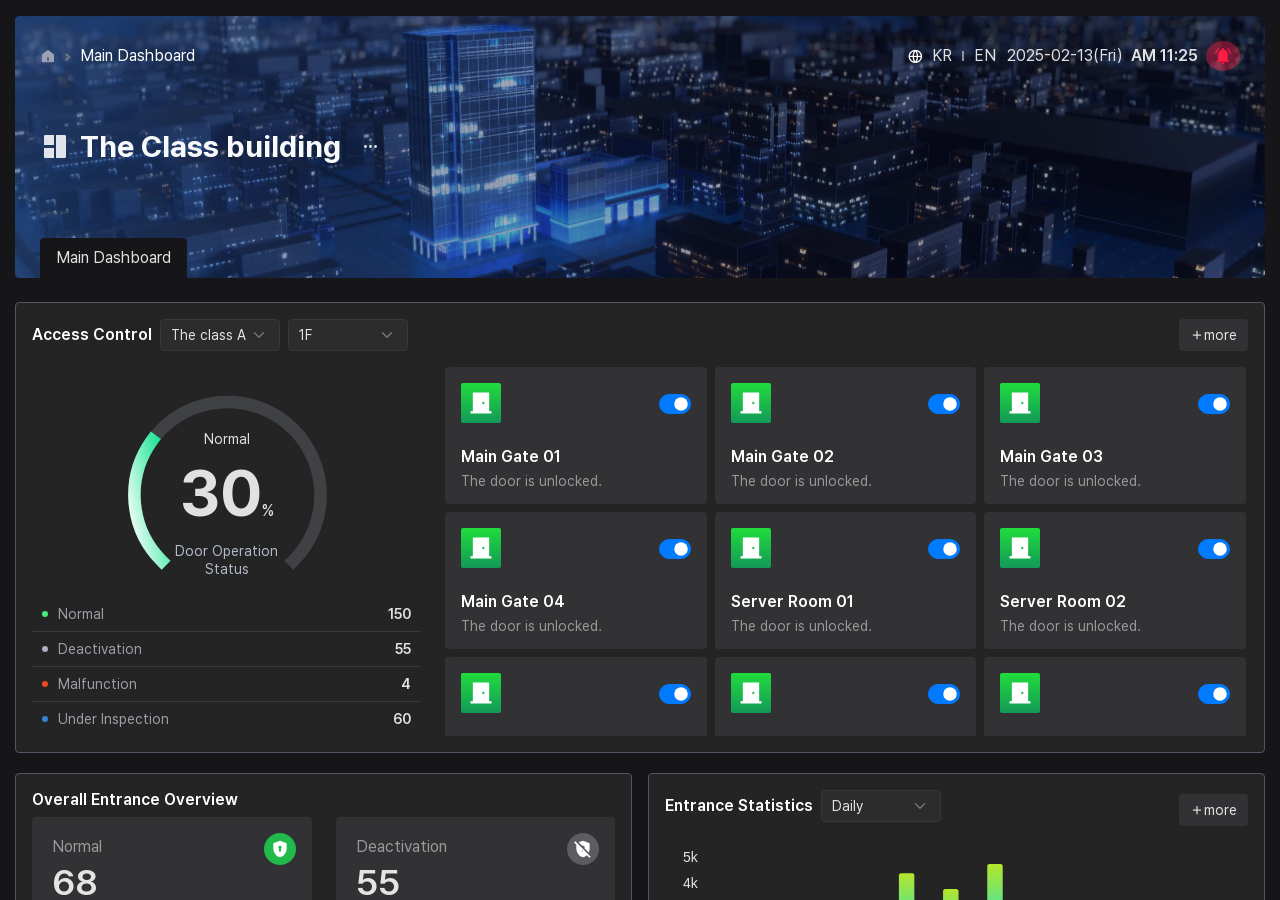
<file: index.html>
<!DOCTYPE html>
<html lang="en">
  <!-- [Head] start -->

  <head>
    <title>SENTINEL X</title>
    <!-- [Meta] -->
    <meta charset="utf-8" />
    <meta name="viewport" content="width=device-width, initial-scale=1.0, user-scalable=0, minimal-ui" />
    <meta http-equiv="X-UA-Compatible" content="IE=edge" />
    <meta name="description" content="SENTINEL X" />
    <meta name="keywords" content="SENTINEL X" />
    <meta name="author" content="CodedThemes" />

    <link href="css/plugins/bootstrap.min.css" rel="stylesheet" />
    <!-- [Favicon] icon -->
    <link rel="icon" href="images/favicon.svg" type="image/x-icon" />
    <!-- [Google Font] Family -->
    <link rel="stylesheet" href="https://fonts.googleapis.com/css2?family=Public+Sans:wght@300;400;500;600;700&display=swap" id="main-font-link" />
    <!-- [Material Icons] https://fonts.google.com/icons -->
    <link rel="stylesheet" href="fonts/material.css" />
    <!-- [remix Icon] -->
    <link rel="stylesheet" href="fonts/remixicon/remixicon.css" />
    <!-- [swiper slider] -->
    <link rel="stylesheet" href="css/plugins/swiper-bundle.min.css" />
    <!-- [Template CSS Files] -->
    <link rel="stylesheet" href="css/style.css" id="main-style-link" />
    <link rel="stylesheet" href="css/style-preset.css" />
    <!-- custom theme-1 -->
    <link rel="stylesheet" href="css/style-custom.css" />
  </head>
  <!-- [Head] end -->
  <!-- [Body] Start -->

  <body data-pc-preset="theme-1" data-pc-direction="ltr" data-pc-theme="dark">
    <div id="wrapper">
      <!-- [sidebar] -->
      <nav class="pc-sidebar includeJs" data-include-html="include/sidebar.html"></nav>
      <!-- //sidebar -->

      <!-- [content]  -->
      <main id="contents" class="container">
        <div class="row pt-3">
          <div class="col p-0">
            <div class="card main-visual rounded-2 overflow-hidden position-relative">
              <div class="includeJs card-body" data-include-html="include/header.html"></div>
            </div>
            <!-- //main-visual -->
            <div class="row">
              <div class="tab-content col" id="myTabContent">
                <div class="tab-pane fade show active" id="tab-menu-pane-1" role="tabpanel" aria-labelledby="tab-menu-1" tabindex="0">
                  <!-- [메인 대시보드 시작] -->

                  <div class="con-wrap row" id="main-dashboard">
                    <div class="col-xxl-8 col-xl-12">
                      <div class="card p-3">
                        <div class="tit-wrap d-flex align-items-center gap-2 mb-3">
                          <h5 class="text-white mb-0" data-i18n="doorControl">출입문 제어</h5>
                          <select class="form-select w-25 btn-md" aria-label="Default select example">
                            <option selected data-i18n="The class A">더클래스 a동</option>
                            <option value="1" data-i18n="B">B동</option>
                            <option value="2" data-i18n="C">C동</option>
                            <option value="3" data-i18n="D">D동</option>
                          </select>
                          <select class="form-select w-25 btn-md" aria-label="Default select example">
                            <option selected data-i18n="1F">1층</option>
                            <option value="4" data-i18n="2F">2층</option>
                            <option value="5" data-i18n="3F">3층</option>
                            <option value="6" data-i18n="4F">4층</option>
                          </select>
                          <button class="btn add-fill ms-auto btn-md btn-gray" type="button" data-i18n="more">더보기</button>
                        </div>
                        <div class="row">
                          <div class="gauge-chart col-4">
                            <div class="chart-wrap position-relative">
                              <div id="chart1"></div>
                              <div class="chart-custom-label text-center">
                                <p class="status" data-i18n="normalOperation">정상 작동중</p>
                                <p class="value">78<span>%</span></p>
                                <p class="description" data-i18n="operationStatus">출입문 운영상태</p>
                              </div>
                            </div>
                            <!-- //chart-wrap -->
                            <ul class="list-group chart-list list-group-flush">
                              <li class="list-group-item">
                                <span class="status-icon" data-i18n="normalOperation">정상 작동</span>
                                <span><b>150</b></span>
                              </li>
                              <li class="list-group-item">
                                <span class="status-icon" data-i18n="deactivation">비활성화</span>
                                <span><b>55</b></span>
                              </li>
                              <li class="list-group-item">
                                <span class="status-icon" data-i18n="malfunction">기능 고장</span>
                                <span><b>4</b></span>
                              </li>
                              <li class="list-group-item">
                                <span class="status-icon" data-i18n="underInspection">점검중</span>
                                <span><b>60</b></span>
                              </li>
                            </ul>
                          </div>
                          <div class="col-md-8 main-board">
                            <div class="con-wrap row gap-2 mx-0">
                              <!-- loop -->
                              <div class="item col">
                                <div class="form-switch d-flex justify-content-between align-items-center flex-row-reverse p-0">
                                  <input class="form-check-input" type="checkbox" checked />
                                  <i class="i-door"></i>
                                </div>
                                <h5 class="mt-2 text-white pt-3" data-i18n="gate1">메인 정문 01</h5>
                                <p class="text-status text-white-50 mb-0">출입문이 잠겨있습니다.</p>
                              </div>
                              <!-- //loop -->
                              <div class="item col">
                                <div class="form-switch d-flex justify-content-between align-items-center flex-row-reverse p-0">
                                  <input class="form-check-input" type="checkbox" checked />
                                  <i class="i-door"></i>
                                </div>
                                <h5 class="mt-2 text-white pt-3" data-i18n="gate2">메인 정문 02</h5>
                                <p class="text-status text-white-50 mb-0">출입문이 잠겨있습니다.</p>
                              </div>
                              <div class="item col">
                                <div class="form-switch d-flex justify-content-between align-items-center flex-row-reverse p-0">
                                  <input class="form-check-input" type="checkbox" checked />
                                  <i class="i-door"></i>
                                </div>
                                <h5 class="mt-2 text-white pt-3" data-i18n="gate3">메인 후문 01</h5>
                                <p class="text-status text-white-50 mb-0">출입문이 잠겨있습니다.</p>
                              </div>
                              <div class="item col">
                                <div class="form-switch d-flex justify-content-between align-items-center flex-row-reverse p-0">
                                  <input class="form-check-input" type="checkbox" checked />
                                  <i class="i-door"></i>
                                </div>
                                <h5 class="mt-2 text-white pt-3" data-i18n="gate4">메인 후문 02</h5>
                                <p class="text-status text-white-50 mb-0">출입문이 잠겨있습니다.</p>
                              </div>
                              <div class="item col">
                                <div class="form-switch d-flex justify-content-between align-items-center flex-row-reverse p-0">
                                  <input class="form-check-input" type="checkbox" checked />
                                  <i class="i-door"></i>
                                </div>
                                <h5 class="mt-2 text-white pt-3" data-i18n="sr1">서버실 01</h5>
                                <p class="text-status text-white-50 mb-0">출입문이 잠겨있습니다.</p>
                              </div>
                              <div class="item col">
                                <div class="form-switch d-flex justify-content-between align-items-center flex-row-reverse p-0">
                                  <input class="form-check-input" type="checkbox" checked />
                                  <i class="i-door"></i>
                                </div>
                                <h5 class="mt-2 text-white pt-3" data-i18n="sr2">서버실 02</h5>
                                <p class="text-status text-white-50 mb-0">출입문이 잠겨있습니다.</p>
                              </div>
                              <div class="item col">
                                <div class="form-switch d-flex justify-content-between align-items-center flex-row-reverse p-0">
                                  <input class="form-check-input" type="checkbox" checked />
                                  <i class="i-door"></i>
                                </div>
                                <h5 class="mt-2 text-white pt-3" data-i18n="ser">보안실</h5>
                                <p class="text-status text-white-50 mb-0">출입문이 잠겨있습니다.</p>
                              </div>
                              <div class="item col">
                                <div class="form-switch d-flex justify-content-between align-items-center flex-row-reverse p-0">
                                  <input class="form-check-input" type="checkbox" checked />
                                  <i class="i-door"></i>
                                </div>
                                <h5 class="mt-2 text-white pt-3" data-i18n="mtr1">회의실</h5>
                                <p class="text-status text-white-50 mb-0">출입문이 잠겨있습니다.</p>
                              </div>
                              <div class="item col">
                                <div class="form-switch d-flex justify-content-between align-items-center flex-row-reverse p-0">
                                  <input class="form-check-input" type="checkbox" checked />
                                  <i class="i-door"></i>
                                </div>
                                <h5 class="mt-2 text-white pt-3" data-i18n="mtr2">회의실01</h5>
                                <p class="text-status text-white-50 mb-0">출입문이 잠겨있습니다.</p>
                              </div>
                              <div class="item col">
                                <div class="form-switch d-flex justify-content-between align-items-center flex-row-reverse p-0">
                                  <input class="form-check-input" type="checkbox" checked />
                                  <i class="i-door"></i>
                                </div>
                                <h5 class="mt-2 text-white pt-3" data-i18n="mtr3">회의실 02</h5>
                                <p class="text-status text-white-50 mb-0">출입문이 잠겨있습니다.</p>
                              </div>

                              <!-- //loop -->
                            </div>
                          </div>
                          <!-- //door-container -->
                        </div>
                      </div>
                      <!-- //출입문 제어-->
                      <div class="status-wrap d-flex gap-3 flex-wrap">
                        <div class="card col p-3 mb-0">
                          <h5 class="text-white mb-2" data-i18n="overallEntrance">전체 출입문 개요</h5>
                          <div class="row door-overview">
                            <div class="col-xxl-6 col-md-6 col-sm-12">
                              <div class="card">
                                <div class="card-body">
                                  <h5 class="card-title text-white-50 fw-normal" data-i18n="normalOperation">정상작동</h5>
                                  <p class="card-text"><strong class="counter" data-target="150">150</strong></p>
                                </div>
                              </div>
                            </div>
                            <div class="col-xxl-6 col-md-6 col-sm-12">
                              <div class="card">
                                <div class="card-body">
                                  <h5 class="card-title text-white-50 fw-normal" data-i18n="deactivation">비활성화</h5>
                                  <p class="card-text"><strong class="counter" data-target="55">55</strong></p>
                                </div>
                              </div>
                            </div>
                            <div class="col-xxl-6 col-md-6 col-sm-12">
                              <div class="card mb-0">
                                <div class="card-body">
                                  <h5 class="card-title text-white-50 fw-normal" data-i18n="malfunction">기능 고장</h5>
                                  <p class="card-text"><strong class="counter" data-target="4">4</strong></p>
                                </div>
                              </div>
                            </div>
                            <div class="col-xxl-6 col-md-6 col-sm-12">
                              <div class="card mb-0">
                                <div class="card-body">
                                  <h5 class="card-title text-white-50 fw-normal" data-i18n="underInspection">점검중</h5>
                                  <p class="card-text"><strong class="counter" data-target="60">60</strong></p>
                                </div>
                              </div>
                            </div>
                          </div>
                        </div>
                        <!-- //출입문 개요 -->
                        <div class="card col p-3 mb-0 door-statis">
                          <div class="card-body d-flex justify-content-between align-items-center p-0">
                            <div class="d-flex gap-2 align-items-center mb-2">
                              <h5 class="text-white mb-0" data-i18n="entranceStatistics">출입문 통계</h5>
                              <select class="form-select w-100 btn-md" aria-label="Default select example">
                                <option selected data-i18n="daily">일일</option>
                                <option value="1" data-i18n="weekly">주간</option>
                                <option value="2" data-i18n="monthly">월간</option>
                                <option value="3" data-i18n="yearly">연간</option>
                              </select>
                            </div>
                            <button class="btn add-fill ms-auto btn-md btn-gray" type="button" data-i18n="more">더보기</button>
                          </div>
                          <div id="chart2"></div>
                        </div>
                        <!-- //출입문 통계 -->
                      </div>
                    </div>
                    <!-- [출입문 관리] -->
                    <div class="recent-wrap col-xxl-4 col-xl-12">
                      <div class="card p-3 mb-0">
                        <div class="d-flex justify-content-between align-items-center">
                          <h5 class="text-white mb-2" data-i18n="recentEntry">최근 출입 기록</h5>
                          <div class="d-flex align-items-center gap-2">
                            <button type="button" class="btn btn-gray btn-md"><i class="ri-reset-left-fill"></i></button>
                            <button class="btn add-fill ms-auto btn-md btn-gray" type="button" data-i18n="more">더보기</button>
                          </div>
                        </div>
                        <!-- 리스트 -->
                        <!-- // 250306  list group안에 <h5>태그 <p>태그로 변경, .text-body font-style 추가, 폰트 길이 테스트 및 마진 수정 -->
                        <div class="log-wrap">
                          <!-- [리스트 시작 :: 출입기록이 없을때 - 필요할때 사용] -->
                          <!-- <div class="list-none text-center position-absolute top-50 start-50 translate-middle">
                            <i class="d-block mb-3"><img src="/images/customization/i-log-door.svg" alt="출입기록 아이콘"></i>
                            <h4 class="text-white" data-i18n="accessRecords">출입 기록이 없습니다.</h4>
                            <p class="text-white-50 lh-base" data-i18n="accessRecords2">출입 이력이 없습니다.<br> 출입시스템이 정상적으로 작동하는지 확인하세요.</p>
                          </div> -->
                          <!-- [리스트 시작 :: 출입기록이 있을때] -->
                          <ul class="list-group log-list mt-3 position-relative">
                            <!-- [정상 출입] -->
                            <li class="list-group-item rounded-2">
                              <a href="#" class="rounded text-body">
                                <div class="flex-between-center">
                                  <p class="tit" data-i18n="recordSample">A동 1층 메인 정문 01</p>
                                  <span class="profile text-muted text-white-50 d-flex gap-2 fs-5" data-i18n="recordName">배경구</span>
                                </div>
                              </a>
                            </li>
                            <!-- [오류 발생 지문 인식 오류] -->
                            <li class="list-group-item rounded-2 error">
                              <a href="#" class="rounded text-body">
                                <div class="flex-between-center mb-2">
                                  <p class="tit" data-i18n="recordSample">A동 1층 메인 정문 01</p>
                                  <span class="time text-muted">14:03:23</span>
                                </div>
                                <div class="d-flex gap-2">
                                  <i class="ri-fingerprint-line"></i>
                                  <p class="error-txt" data-i18n="logerrorSample">지문 인식 오류</p>
                                </div>
                                <div class="flex-between-center">
                                  <span class="profile fs-5 d-flex gap-2" data-i18n="recordName">배경구</span>
                                  <span class="department text-white-50" data-i18n="recordManage">경영지원본부 / 인사팀 / 과장</span>
                                </div>
                              </a>
                            </li>
                            <!-- [오류 아이콘 - 인가되지 않은 사용자 ] -->
                            <li class="list-group-item rounded-2 error">
                              <a href="#" class="rounded text-body">
                                <div class="flex-between-center mb-2">
                                  <p class="tit" data-i18n="recordSample">A동 1층 메인 정문 01</p>
                                  <span class="time text-muted">14:03:23</span>
                                </div>
                                <div class="d-flex gap-2">
                                  <i class="ri-shield-user-line"></i>
                                  <p class="error-txt" data-i18n="logerrorSample1">인가되지 않은 사용자</p>
                                </div>
                                <div class="flex-between-center">
                                  <span class="profile fs-5 d-flex gap-2" data-i18n="recordName">배경구</span>
                                  <span class="department text-white-50" data-i18n="recordManage">경영지원본부 / 인사팀 / 과장</span>
                                </div>
                              </a>
                            </li>
                            <!-- [오류 아이콘 - 카드오류 ] -->
                            <li class="list-group-item rounded-2 error">
                              <a href="#" class="rounded text-body">
                                <div class="flex-between-center mb-2">
                                  <p class="tit" data-i18n="recordSamplelong">A동 1층 메인 정문 01</p>
                                  <span class="time text-muted">14:03:23</span>
                                </div>
                                <div class="d-flex gap-2">
                                  <i class="ri-bank-card-line"></i>
                                  <p class="error-txt" data-i18n="unknown"></p>
                                </div>
                                <div class="flex-between-center">
                                  <span class="profile fs-5 d-flex gap-2" data-i18n="recordName">배경구</span>
                                  <span class="department text-white-50" data-i18n="recordManage">경영지원본부 / 인사팀 / 과장</span>
                                </div>
                              </a>
                            </li>
                            <!-- loop -->
                            <!-- 텍스트 길이 테스트 -->
                            <li class="list-group-item rounded-2 error">
                              <a href="#" class="rounded text-body">
                                <div class="flex-between-center mb-2">
                                  <p class="tit" data-i18n="recordSamplelong">A동 1층 메인 정문 01</p>
                                  <span class="time text-muted">14:03:23</span>
                                </div>
                                <div class="d-flex gap-2">
                                  <i class="ri-bank-card-line"></i>
                                  <p class="erro-txt" data-i18n="unknown">Unknown</p>
                                </div>
                                <div class="flex-between-center">
                                  <span class="profile fs-5 d-flex gap-2" data-i18n="recordName">배경구</span>
                                  <span class="department text-white-50" data-i18n="recordManage">경영지원본부 / 인사팀 / 과장</span>
                                </div>
                              </a>
                            </li>
                            <li class="list-group-item rounded-2">
                              <a href="#" class="rounded text-body">
                                <div class="flex-between-center">
                                  <p class="tit" data-i18n="recordSamplelong">A동 1층 메인 정문 01</p>
                                  <span class="profile text-muted text-white-50 d-flex gap-2 fs-5" data-i18n="recordName">배경구</span>
                                </div>
                              </a>
                            </li>
                            <li class="list-group-item rounded-2">
                              <a href="#" class="rounded text-body">
                                <div class="flex-between-center">
                                  <p class="tit" data-i18n="recordSample">A동 1층 메인 정문 01</p>
                                  <span class="profile text-muted text-white-50 d-flex gap-2 fs-5" data-i18n="recordName">배경구</span>
                                </div>
                              </a>
                            </li>
                            <li class="list-group-item rounded-2">
                              <a href="#" class="rounded text-body">
                                <div class="flex-between-center">
                                  <p class="tit" data-i18n="recordSample">A동 1층 메인 정문 01</p>
                                  <span class="profile text-muted text-white-50 d-flex gap-2 fs-5" data-i18n="recordName">배경구</span>
                                </div>
                              </a>
                            </li>
                            <li class="list-group-item rounded-2">
                              <a href="#" class="rounded text-body">
                                <div class="flex-between-center">
                                  <p class="tit" data-i18n="recordSample">A동 1층 메인 정문 01</p>
                                  <span class="profile text-muted text-white-50 d-flex gap-2 fs-5" data-i18n="recordName">배경구</span>
                                </div>
                              </a>
                            </li>
                            <li class="list-group-item rounded-2">
                              <a href="#" class="rounded text-body">
                                <div class="flex-between-center">
                                  <p class="tit" data-i18n="recordSample">A동 1층 메인 정문 01</p>
                                  <span class="profile text-muted text-white-50 d-flex gap-2 fs-5" data-i18n="recordName">배경구</span>
                                </div>
                              </a>
                            </li>
                            <li class="list-group-item rounded-2">
                              <a href="#" class="rounded text-body">
                                <div class="flex-between-center">
                                  <p class="tit" data-i18n="recordSample">A동 1층 메인 정문 01</p>
                                  <span class="profile text-muted text-white-50 d-flex gap-2 fs-5" data-i18n="recordName">배경구</span>
                                </div>
                              </a>
                            </li>
                            <li class="list-group-item rounded-2">
                              <a href="#" class="rounded text-body">
                                <div class="flex-between-center">
                                  <p class="tit" data-i18n="recordSample">A동 1층 메인 정문 01</p>
                                  <span class="profile text-muted text-white-50 d-flex gap-2 fs-5" data-i18n="recordName">배경구</span>
                                </div>
                              </a>
                            </li>
                            <li class="list-group-item rounded-2">
                              <a href="#" class="rounded text-body">
                                <div class="flex-between-center">
                                  <p class="tit" data-i18n="recordSample">A동 1층 메인 정문 01</p>
                                  <span class="profile text-muted text-white-50 d-flex gap-2 fs-5" data-i18n="recordName">배경구</span>
                                </div>
                              </a>
                            </li>
                            <li class="list-group-item rounded-2">
                              <a href="#" class="rounded text-body">
                                <div class="flex-between-center">
                                  <p class="tit" data-i18n="recordSample">A동 1층 메인 정문 01</p>
                                  <span class="profile text-muted text-white-50 d-flex gap-2 fs-5" data-i18n="recordName">배경구</span>
                                </div>
                              </a>
                            </li>
                            <li class="list-group-item rounded-2">
                              <a href="#" class="rounded text-body">
                                <div class="flex-between-center">
                                  <p class="tit" data-i18n="recordSample">A동 1층 메인 정문 01</p>
                                  <span class="profile text-muted text-white-50 d-flex gap-2 fs-5" data-i18n="recordName">배경구</span>
                                </div>
                              </a>
                            </li>
                            <!-- //loop -->
                          </ul>
                          <!-- //리스트 끝 -->
                        </div>
                        <!-- //log-wrap -->
                      </div>
                      <!-- //card -->
                    </div>
                    <!-- //출입문 관리 -->
                  </div>
                  <!-- //메인 대시보드 -->
                </div>
                <!-- <div class="tab-pane fade" id="tab-menu-pane-2" role="tabpanel" aria-labelledby="tab-menu-2" tabindex="0">대시보드2</div>
                <div class="tab-pane fade" id="tab-menu-pane-3" role="tabpanel" aria-labelledby="tab-menu-3" tabindex="0">대시보드3</div>
                <div class="tab-pane fade" id="tab-menu-pane-4" role="tabpanel" aria-labelledby="tab-menu-4" tabindex="0">대시보드4</div> -->
              </div>
            </div>
          </div>
        </div>
        <!-- grid 1 -->
      </main>
      <!-- //[content] -->
    </div>
    <!-- //wrapper -->

    <!-- js -->
    <script src="js/basic.js"></script>

    <!-- [Page Specific JS] start -->
    <script src="js/plugins/apexcharts.min.js"></script>

    <!-- [Page Specific JS] end-->

    <!-- Required Js -->
    <script src="js/plugins/popper.min.js"></script>
    <script src="js/plugins/simplebar.min.js"></script>
    <script src="js/plugins/bootstrap.min.js"></script>
    <script src="js/fonts/custom-font.js"></script>
    <script src="js/fonts/custom-ant-icon.js"></script>
    <script src="js/plugins/i18next.min.js"></script>
    <script src="js/plugins/i18nextHttpBackend.min.js"></script>
    <script src="js/pcoded.js"></script>
    <script src="js/theme.js"></script>
    <script src="js/multi-lang.js"></script>
    <script src="js/plugins/feather.min.js"></script>

    <!-- swiper slide -->
    <script src="js/plugins/swiper-bundle.min.js"></script>

    <script src="js/chart.js"></script>
    
    <!-- visual-slide -->
    <script>
      document.addEventListener("DOMContentLoaded", function () {
        new Swiper(".swiper", {
          loop: true,
          effect: "fade",
          speed:10000,
          fadeEffect: { crossFade: true },
          autoplay: {
            delay: 6000,
            disableOnInteraction: false,
          },
          slidesPerView: 1,
        });
      });
    </script>
  </body>
  <!-- [Body] end -->
</html>
</file>
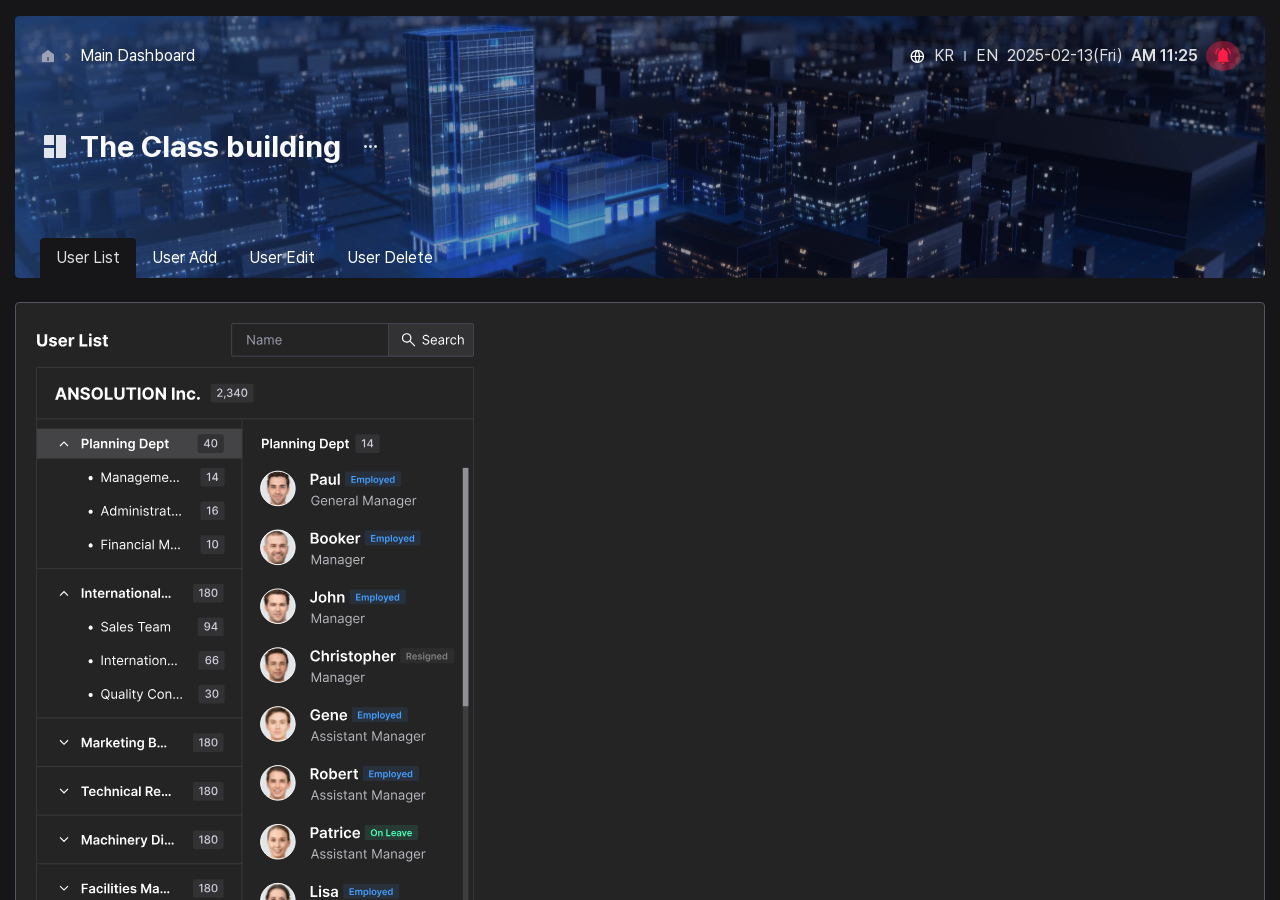
<file: sub-02.html>
<!DOCTYPE html>
<html lang="en">
  <!-- [Head] start -->

  <head>
    <title>SENTINEL X</title>
    <!-- [Meta] -->
    <meta charset="utf-8" />
    <meta name="viewport" content="width=device-width, initial-scale=1.0, user-scalable=0, minimal-ui" />
    <meta http-equiv="X-UA-Compatible" content="IE=edge" />
    <meta name="description" content="SENTINEL X" />
    <meta name="keywords" content="SENTINEL X" />
    <meta name="author" content="CodedThemes" />

    <link href="css/plugins/bootstrap.min.css" rel="stylesheet" />
    <!-- [Favicon] icon -->
    <link rel="icon" href="images/favicon.svg" type="image/x-icon" />
    <!-- [Google Font] Family -->
    <link rel="stylesheet" href="https://fonts.googleapis.com/css2?family=Public+Sans:wght@300;400;500;600;700&display=swap" id="main-font-link" />
    <!-- [Material Icons] https://fonts.google.com/icons -->
    <link rel="stylesheet" href="fonts/material.css" />
    <!-- [remix Icon] -->
    <link rel="stylesheet" href="fonts/remixicon/remixicon.css" />
    <!-- [swiper slider] -->
    <link rel="stylesheet" href="css/plugins/swiper-bundle.min.css" />
    <!-- [Template CSS Files] -->
    <link rel="stylesheet" href="css/style.css" id="main-style-link" />
    <link rel="stylesheet" href="css/style-preset.css" />
    <!-- custom theme-1 -->
    <link rel="stylesheet" href="css/style-custom.css" />
  </head>
  <!-- [Head] end -->
  <!-- [Body] Start -->

  <body data-pc-preset="theme-1" data-pc-direction="ltr" data-pc-theme="dark">
    <div id="wrapper">
      <!-- [sidebar] -->
      <nav class="pc-sidebar includeJs" data-include-html="include/sidebar.html"></nav>
      <!-- //sidebar -->

      <!-- [content]  -->
      <main id="contents" class="container sub-02">
        <div class="row pt-3">
          <div class="col p-0">
            <div class="card main-visual rounded-2 overflow-hidden position-relative">
              <div class="includeJs card-body" data-include-html="include/sub-header-2.html"></div>
            </div>
            <!-- //main-visual -->
            <div class="row">
              <div class="tab-content col" id="myTabContent3">
                <div class="tab-pane fade show active" id="tab-menu-pane-1" role="tabpanel" aria-labelledby="tab-menu-1" tabindex="0">
                  <div class="con-wrap">
                    <div class="img-box">
                      <img src="images/customization/user-list-off.svg" alt="userlist" class="list-img-off" style="height: 730px" />
                    </div>
                    <!-- [list 기본상태] -->
                    <div class="info-wrap">
                      <div class="info-box s01">
                        <div class="d-flex align-items-center justify-content-between mb-3">
                          <h5 class="tit mb-0 p-0">Basic Information</h5>
                          <ul class="btn-list">
                            <li>
                              <a href="#" class="d-flex align-items-center gap-2"><i class="ri-edit-line"></i>Edit</a>
                            </li>
                            <li>
                              <a href="#" class="d-flex align-items-center gap-2"><i class="ri-delete-bin-line"></i>Delete</a>
                            </li>
                            <li>
                              <a href="#" class="btn-card d-flex align-items-center gap-2"><i class="ri-bank-card-line"></i>Card Registration</a>
                            </li>
                          </ul>
                        </div>
                        <div class="d-flex gap-3">
                          <!-- [profile] -->
                          <div class="card-box profile-info">
                            <span class="userimg"></span>
                            <strong>Boo ker K. Whitson</strong>
                            <em>Planning Dept / Manager</em>
                            <div class="work">
                              <p class="type text-center">Type of work <span>A</span></p>
                              <p class="m-0 text-center">08:30 ~ 17:30</p>
                            </div>
                          </div>
                          <!-- //profile -->
                          <!-- [설정] -->
                          <div class="input-info-box card-box">
                            <strong class="text-white">Detailed information</strong>
                            <ul>
                              <li>
                                <p>ID</p>
                                <input type="text" value="ABC - 001" placeholder="id" />
                              </li>
                              <li>
                                <p>Work Type</p>
                                <input type="text" value="Permanent Employee" placeholder="Work Type" />
                              </li>
                              <li>
                                <p>Phone</p>
                                <input type="text" value="010-1234-5678" placeholder="010-0000-0000" />
                              </li>
                              <li>
                                <p>Work Status</p>
                                <input type="text" value="Active" placeholder="Active" />
                              </li>
                              <li>
                                <p>Email</p>
                                <input type="text" value="Booker@company.com" placeholder="Email" />
                              </li>
                              <li>
                                <p>Work Location</p>
                                <input type="text" value="Head Office (Gangnam-gu, Seoul)" />
                              </li>
                              <li>
                                <p>Address</p>
                                <input type="text" value="123, Teheran-ro, Gangnam-gu, Seoul, Republic of Korea..." />
                              </li>
                              <li>
                                <p>Card Information</p>
                                <!-- <input type="text" value="" readonly /> -->
                                <div class="d-flex align-items-center cbox" style="height: 38px;width: 65%;">
                                  <span class="tag">34469</span>
                                </div>
                              </li>
                            </ul>
                          </div>
                          <!-- //input-info-box-->
                        </div>
                        <!-- d-flex -->
                      </div>
                      <!-- 기본정보 -->
                      <div class="info-box s02">
                        <img src="images/customization/user-list-table.svg" alt="table" style="width: 100%" />
                      </div>
                    </div>
                    <!-- //info-wrap -->
                  </div>
                  <!-- //con-wrap -->
                  <div class="input-modal">
                    <div class="modal-inner">
                      <h5 class="tit">Card Information</h5>
                      <ul>
                        <li>
                          <p>CARD ID</p>
                          <!-- value 34469 -->
                          <input type="text" placeholder="id"/>
                        </li>
                        <li>
                          <p>CARD GROUP</p>
                          <select name="" id="">
                            <option value="">level 1</option>
                            <option value="">level 2</option>
                            <option value="">level 3</option>
                            <option value="">level 4</option>
                            <option value="">level All</option>
                          </select>
                        </li>
                        <li>
                          <p>DOOR PERMISSION</p>
                          <select name="" id="">
                            <option value="">All</option>
                            <option value="">Entrance</option>
                            <option value="">Server Room</option>
                            <option value="">2nd Floor</option>
                            <option value="">Laboratory</option>
                          </select>
                          <button type="button" class="modal-btn-plus d-flex align-items-center gap-1 justify-content-center"><i class="ri-add-line"></i>plus</button>
                          <select name="" id="" class="modal-more-select">
                            <option value="">All</option>
                            <option value="">Entrance</option>
                            <option value="">Server Room</option>
                            <option value="">2nd Floor</option>
                            <option value="">Laboratory</option>
                          </select>
                        </li>
                      </ul>
                      <div class="btn-wrap">
                        <button type="button" class="submit">OK</button>
                        <button type="button" class="close">Cancel</button>
                      </div>
                    </div>
                    <!-- //modal-inner -->
                  </div>
                  <!-- //input-modal -->
                </div>
                <!-- //tab_01 -->
                <div class="tab-pane fade" id="tab-menu-pane-2" role="tabpanel" aria-labelledby="tab-menu-2" tabindex="0">
                  
                </div>
                <!-- //tab_02 -->
                <div class="tab-pane fade" id="tab-menu-pane-3" role="tabpanel" aria-labelledby="tab-menu-2" tabindex="0"></div>
                <!-- //tab_03 -->
                <div class="tab-pane fade" id="tab-menu-pane-4" role="tabpanel" aria-labelledby="tab-menu-2" tabindex="0"></div>
                <!-- //tab_04 -->
              </div>
            </div>
          </div>
        </div>
        <!-- grid 1 -->
      </main>
      <!-- //[content] -->
    </div>
    <!-- //wrapper -->

    <!-- js -->
    <script src="js/basic.js"></script>

    <!-- Required Js -->
    <script src="js/plugins/popper.min.js"></script>
    <script src="js/plugins/simplebar.min.js"></script>
    <script src="js/plugins/bootstrap.min.js"></script>
    <script src="js/fonts/custom-font.js"></script>
    <script src="js/fonts/custom-ant-icon.js"></script>
    <script src="js/plugins/i18next.min.js"></script>
    <script src="js/plugins/i18nextHttpBackend.min.js"></script>
    <script src="js/pcoded.js"></script>
    <script src="js/theme.js"></script>
    <script src="js/multi-lang.js"></script>
    <script src="js/plugins/feather.min.js"></script>
    <script src="js/plugins/ag-grid-community.min.js"></script>
    <!-- <script src="https://cdn.jsdelivr.net/npm/ag-grid-community/dist/ag-grid-community.min.js"></script> -->
    <!-- swiper slide -->
    <script src="js/plugins/swiper-bundle.min.js"></script>

    <!-- visual-slide -->
    <script>
      document.addEventListener("DOMContentLoaded", function () {
        new Swiper(".swiper", {
          loop: true,
          effect: "fade",
          speed:10000,
          fadeEffect: { crossFade: true },
          autoplay: {
            delay: 6000,
            disableOnInteraction: false,
          },
          slidesPerView: 1,
        });
      });
    </script>
  </body>
  <!-- [Body] end -->
</html>
</file>
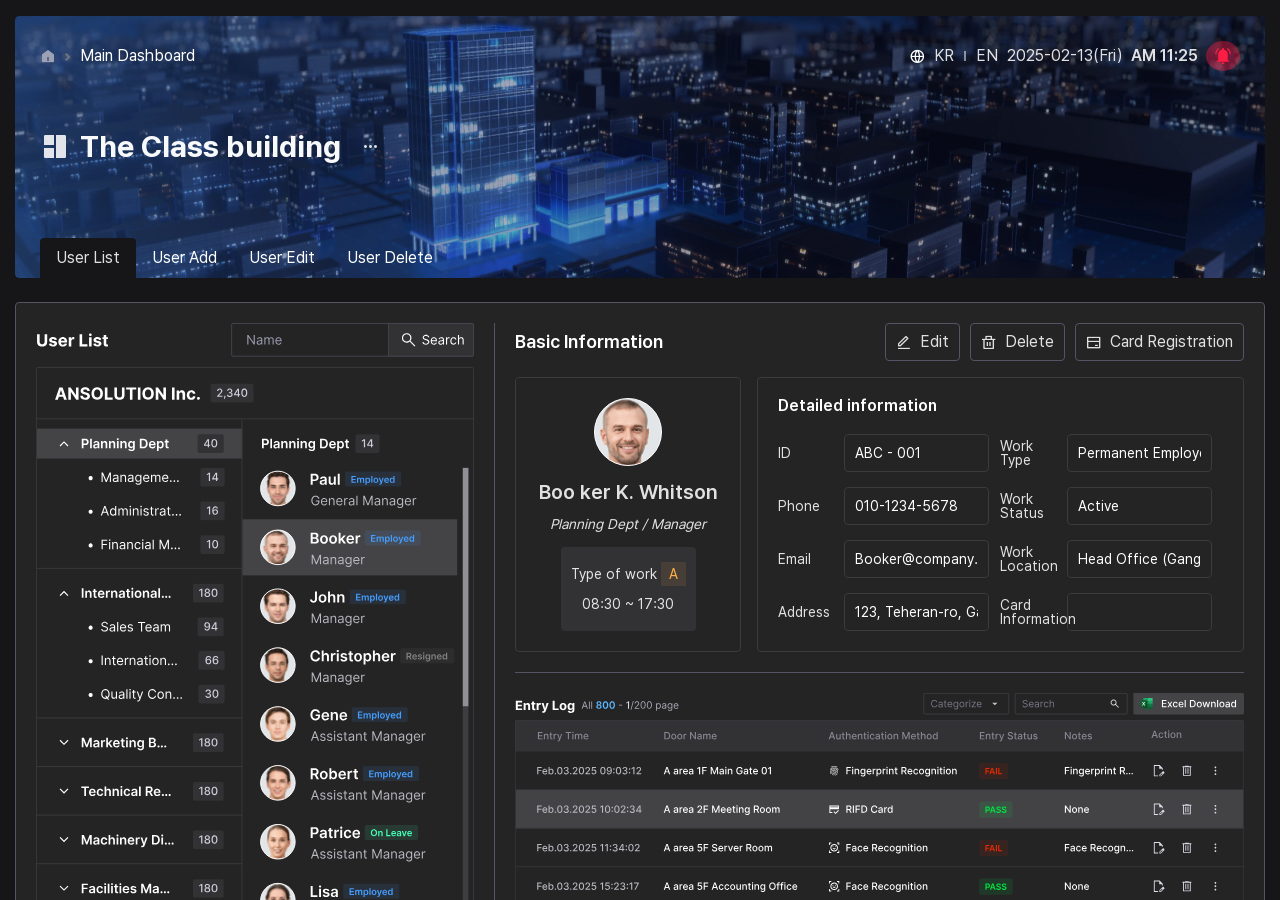
<file: sub-0201.html>
<!DOCTYPE html>
<html lang="en">
  <!-- [Head] start -->

  <head>
    <title>SENTINEL X</title>
    <!-- [Meta] -->
    <meta charset="utf-8" />
    <meta name="viewport" content="width=device-width, initial-scale=1.0, user-scalable=0, minimal-ui" />
    <meta http-equiv="X-UA-Compatible" content="IE=edge" />
    <meta name="description" content="SENTINEL X" />
    <meta name="keywords" content="SENTINEL X" />
    <meta name="author" content="CodedThemes" />

    <link href="css/plugins/bootstrap.min.css" rel="stylesheet" />
    <!-- [Favicon] icon -->
    <link rel="icon" href="images/favicon.svg" type="image/x-icon" />
    <!-- [Google Font] Family -->
    <link rel="stylesheet" href="https://fonts.googleapis.com/css2?family=Public+Sans:wght@300;400;500;600;700&display=swap" id="main-font-link" />
    <!-- [Material Icons] https://fonts.google.com/icons -->
    <link rel="stylesheet" href="fonts/material.css" />
    <!-- [remix Icon] -->
    <link rel="stylesheet" href="fonts/remixicon/remixicon.css" />
    <!-- [swiper slider] -->
    <link rel="stylesheet" href="css/plugins/swiper-bundle.min.css" />
    <!-- [Template CSS Files] -->
    <link rel="stylesheet" href="css/style.css" id="main-style-link" />
    <link rel="stylesheet" href="css/style-preset.css" />
    <!-- custom theme-1 -->
    <link rel="stylesheet" href="css/style-custom.css" />
  </head>
  <!-- [Head] end -->
  <!-- [Body] Start -->

  <body data-pc-preset="theme-1" data-pc-direction="ltr" data-pc-theme="dark">
    <div id="wrapper">
      <!-- [sidebar] -->
      <nav class="pc-sidebar includeJs" data-include-html="include/sidebar.html"></nav>
      <!-- //sidebar -->

      <!-- [content]  -->
      <main id="contents" class="container sub-02">
        <div class="row pt-3">
          <div class="col p-0">
            <div class="card main-visual rounded-2 overflow-hidden position-relative">
              <div class="includeJs card-body" data-include-html="include/sub-header-2.html"></div>
            </div>
            <!-- //main-visual -->
            <div class="row">
              <div class="tab-content col" id="myTabContent3">
                <div class="tab-pane fade show active" id="tab-menu-pane-1" role="tabpanel" aria-labelledby="tab-menu-1" tabindex="0">
                  <div class="con-wrap">
                    <div class="img-box">
                      <img src="images/customization/user-list-on.svg" alt="userlist" class="list-img-off" style="height: 730px;">
                    </div>
                    <!-- [list 기본상태] -->
                    <div class="info-wrap active">
                      <div class="info-box s01">
                        <div class="d-flex align-items-center justify-content-between mb-3">
                          <h5 class="tit mb-0 p-0">Basic Information</h5>
                          <ul class="btn-list">
                            <li><a href="#" class="d-flex align-items-center gap-2"><i class="ri-edit-line"></i>Edit</a></li>
                            <li><a href="#" class="d-flex align-items-center gap-2"><i class="ri-delete-bin-line"></i>Delete</a></li>
                            <li><a href="#" class="btn-card d-flex align-items-center gap-2"><i class="ri-bank-card-line"></i>Card Registration</a></li>
                          </ul>
                        </div>
                        <div class="d-flex gap-3">
                          <!-- [profile] -->
                          <div class="card-box profile-info">
                            <span class="userimg"></span>
                            <strong>Boo ker K. Whitson</strong>
                            <em>Planning Dept / Manager</em>
                            <div class="work">
                              <p class="type text-center">Type of work <span>A</span></p>
                              <p class="m-0 text-center">08:30 ~ 17:30</p>
                            </div>
                          </div>
                          <!-- //profile -->
                           <!-- [설정] -->
                          <div class="input-info-box card-box">
                            <strong class="text-white">Detailed information</strong>
                            <ul>
                              <li>
                                <p>ID</p>
                                <input type="text" value="ABC - 001" placeholder="id">
                              </li>
                              <li>
                                <p>Work Type</p>
                                <input type="text" value="Permanent Employee" placeholder="Work Type">
                              </li>
                              <li>
                                <p>Phone</p>
                                <input type="text" value="010-1234-5678" placeholder="010-0000-0000">
                              </li>
                              <li>
                                <p>Work Status</p>
                                <input type="text" value="Active" placeholder="Active">
                              </li>
                              <li>
                                <p>Email</p>
                                <input type="text" value="Booker@company.com" placeholder="Email">
                              </li>
                              <li>
                                <p>Work Location</p>
                                <input type="text" value="Head Office (Gangnam-gu, Seoul)">
                              </li>
                              <li>
                                <p>Address</p>
                                <input type="text" value="123, Teheran-ro, Gangnam-gu, Seoul, Republic of Korea...">
                              </li>
                              <li>
                                <p>Card Information</p>
                                <div class="d-flex align-items-center cbox" style="height: 38px;width: 65%;">
                                  <span class="tag">34469</span>
                                </div>
                              </li>
                            </ul>
                          </div>
                          <!-- //input-info-box-->
                        </div>
                        <!-- d-flex -->
                      </div>
                      <!-- 기본정보 -->
                      <div class="info-box s02">
                        <img src="images/customization/user-list-table.svg" alt="table" style="width: 100%;">
                      </div>
                    </div>
                    <!-- //info-wrap -->
                  </div>
                  <!-- //con-wrap -->
                  <div class="input-modal">
                    <div class="modal-inner">
                      <h5 class="tit">Card Information</h5>
                      <ul>
                        <li>
                          <p>CARD ID</p>
                          <!-- value 34469 -->
                          <input type="text" placeholder="id">
                        </li>
                        <li>
                          <p>CARD GROUP</p>
                          <select name="" id="">
                            <option value="">level 1</option>
                            <option value="">level 2</option>
                            <option value="">level 3</option>
                            <option value="">level 4</option>
                            <option value="">level All</option>
                          </select>
                        </li>
                        <li>
                          <p>DOOR PERMISSION</p>
                          <select name="" id="">
                            <option value="">All</option>
                            <option value="">Entrance</option>
                            <option value="">Server Room</option>
                            <option value="">2nd Floor</option>
                            <option value="">Laboratory</option>
                          </select>
                          <button type="button" class="modal-btn-plus d-flex align-items-center gap-1 justify-content-center"><i class="ri-add-line"></i>plus</button>
                          <select name="" id="" class="modal-more-select">
                            <option value="">All</option>
                            <option value="">Entrance</option>
                            <option value="">Server Room</option>
                            <option value="">2nd Floor</option>
                            <option value="">Laboratory</option>
                          </select>
                        </li>
                      </ul>
                      <div class="btn-wrap">
                        <button type="button" class="submit">OK</button>
                        <button type="button" class="close">Cancel</button>
                      </div>
                    </div>
                    <!-- //modal-inner -->
                  </div>
                  <!-- //input-modal -->
                </div>
                <!-- //tab_01 -->
                <div class="tab-pane fade" id="tab-menu-pane-2" role="tabpanel" aria-labelledby="tab-menu-2" tabindex="0">두번째 탭 입니다.</div>
                <!-- //tab_02 -->
                <div class="tab-pane fade" id="tab-menu-pane-3" role="tabpanel" aria-labelledby="tab-menu-2" tabindex="0">세번째 탭</div>
                <!-- //tab_03 -->
                <div class="tab-pane fade" id="tab-menu-pane-4" role="tabpanel" aria-labelledby="tab-menu-2" tabindex="0">네번째 탭</div>
                <!-- //tab_04 -->
              </div>
            </div>
          </div>
        </div>
        <!-- grid 1 -->
      </main>
      <!-- //[content] -->
    </div>
    <!-- //wrapper -->

    <!-- js -->
    <script src="js/basic.js"></script>

    <!-- Required Js -->
    <script src="js/plugins/popper.min.js"></script>
    <script src="js/plugins/simplebar.min.js"></script>
    <script src="js/plugins/bootstrap.min.js"></script>
    <script src="js/fonts/custom-font.js"></script>
    <script src="js/fonts/custom-ant-icon.js"></script>
    <script src="js/plugins/i18next.min.js"></script>
    <script src="js/plugins/i18nextHttpBackend.min.js"></script>
    <script src="js/pcoded.js"></script>
    <script src="js/theme.js"></script>
    <script src="js/multi-lang.js"></script>
    <script src="js/plugins/feather.min.js"></script>

    <!-- swiper slide -->
    <script src="js/plugins/swiper-bundle.min.js"></script>

    <!-- visual-slide -->
    <script>
      document.addEventListener("DOMContentLoaded", function () {
        new Swiper(".swiper", {
          loop: true,
          effect: "fade",
          fadeEffect: { crossFade: true },
          autoplay: {
            delay: 6000,
            disableOnInteraction: false,
          },
          slidesPerView: 1,
        });
      });
    </script>

  </body>
  <!-- [Body] end -->
</html>
</file>
<file: fonts/material.css>
/* fallback */
@font-face {
  font-family: 'Material Icons Two Tone';
  font-style: normal;
  font-weight: 400;
  src: url(material/material.woff2) format('woff2');
}

.material-icons-two-tone {
  font-family: 'Material Icons Two Tone';
  font-weight: normal;
  font-style: normal;
  font-size: 24px;
  line-height: 1;
  letter-spacing: normal;
  text-transform: none;
  display: inline-block;
  white-space: nowrap;
  word-wrap: normal;
  direction: ltr;
  -webkit-font-feature-settings: 'liga';
  -webkit-font-smoothing: antialiased;
}
</file>
